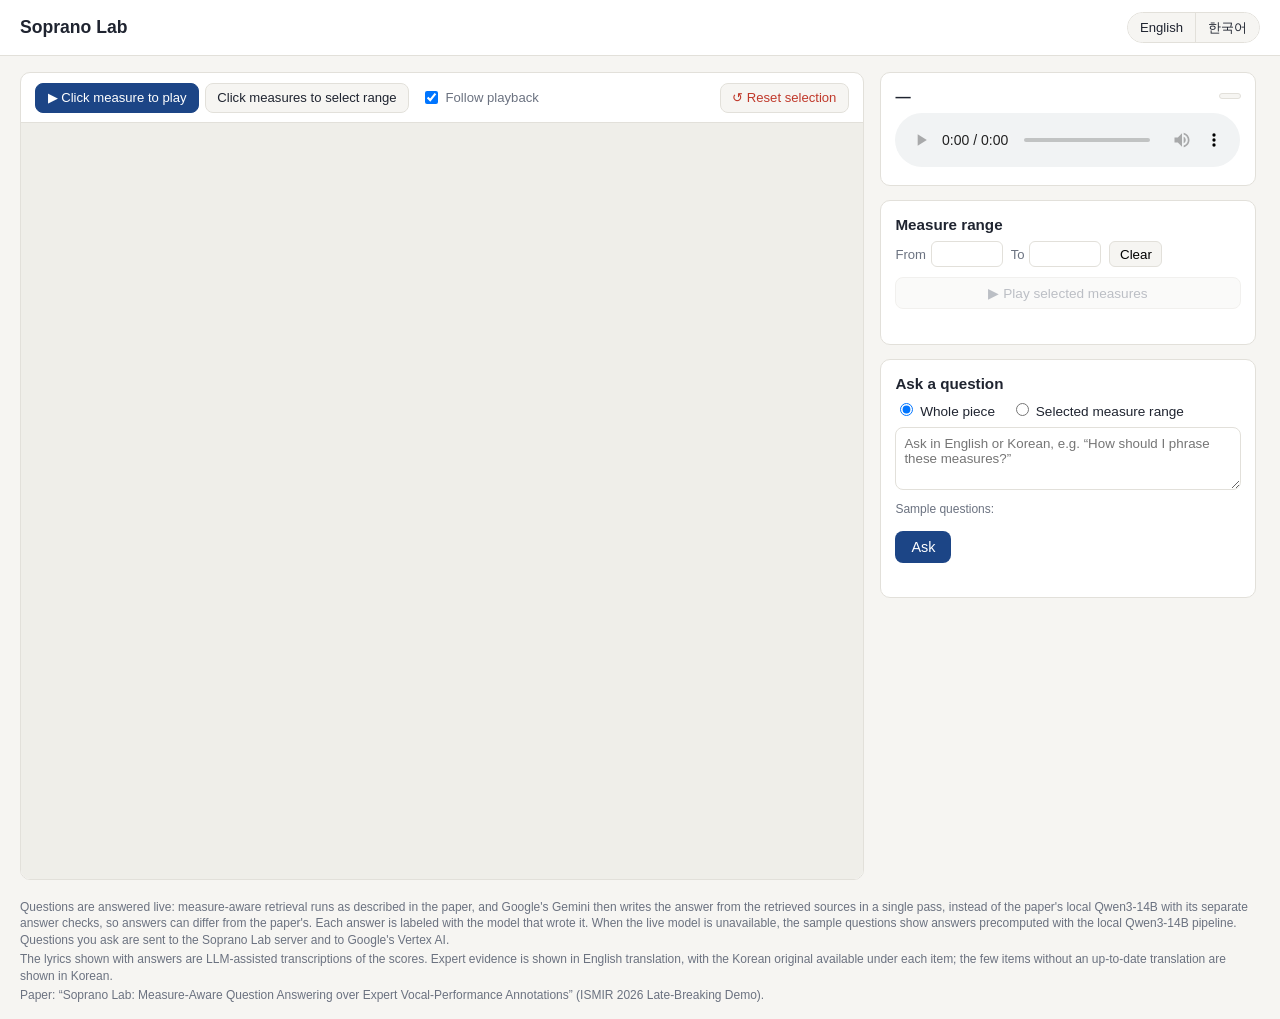
<file: docs/index.html>
<!doctype html>
<html lang="en">
<head>
<meta charset="utf-8" />
<meta name="viewport" content="width=device-width, initial-scale=1" />
<title>Soprano Lab</title>
<!-- Base URL of the live Soprano Lab API (demo/server.py); empty answers the
     sample questions from answers/ only. Set by deploy/cloudrun/deploy.sh. -->
<meta name="soprano-lab-api" content="https://soprano-lab-api-rsreofesga-uc.a.run.app" />
<link rel="stylesheet" href="styles.css" />
</head>
<body>
<header class="topbar">
  <h1>Soprano Lab</h1>
  <nav id="piece-tabs" class="piece-tabs"></nav>
  <div class="lang-toggle" role="group" aria-label="Language" data-i18n-aria-label="languageGroup">
    <button class="lang-btn" type="button" data-lang="en" lang="en">English</button>
    <button class="lang-btn" type="button" data-lang="ko" lang="ko">한국어</button>
  </div>
</header>

<main class="layout">
  <section class="score-pane">
    <div class="score-toolbar">
      <div class="mode-toggle" role="group" aria-label="Score click mode" data-i18n-aria-label="scoreClickMode">
        <button id="mode-play" class="mode-btn active" type="button" data-i18n="modePlay">▶ Click measure to play</button>
        <button id="mode-select" class="mode-btn" type="button" data-i18n="modeSelect">Click measures to select range</button>
      </div>
      <label class="follow-toggle">
        <input type="checkbox" id="follow-playback" checked />
        <span data-i18n="followPlayback">Follow playback</span>
      </label>
      <button id="reset-btn" class="reset-btn" type="button" title="Clear the measure selection and question, and reset mode"
              data-i18n-title="resetTitle" data-i18n="reset">↺ Reset selection</button>
    </div>
    <div id="score-pages" class="score-pages"></div>
  </section>

  <aside class="side-pane">
    <div class="player-card">
      <div class="player-title">
        <strong id="now-playing-title">—</strong>
        <span id="now-playing-measure" class="measure-badge"></span>
      </div>
      <audio id="audio" controls preload="metadata"></audio>
    </div>

    <div class="selection-card">
      <h2 data-i18n="measureRange">Measure range</h2>
      <div class="range-inputs">
        <label><span data-i18n="from">From</span> <input type="number" id="range-from" min="1" /></label>
        <label><span data-i18n="to">To</span> <input type="number" id="range-to" min="1" /></label>
        <button id="range-clear" type="button" data-i18n="clear">Clear</button>
      </div>
      <button id="play-selection" class="play-selection-btn" type="button" disabled data-i18n="playSelection">▶ Play selected measures</button>
      <p id="range-hint" class="hint"></p>
    </div>

    <div class="ask-card">
      <h2 data-i18n="askHeading">Ask a question</h2>
      <div class="scope-toggle" role="group" aria-label="Question scope" data-i18n-aria-label="questionScope">
        <label><input type="radio" name="scope" value="whole" checked /> <span data-i18n="scopeWhole">Whole piece</span></label>
        <label><input type="radio" name="scope" value="range" /> <span data-i18n="scopeRange">Selected measure range</span></label>
      </div>
      <textarea id="question" rows="3" placeholder="Ask in English or Korean, e.g. “How should I phrase these measures?”" data-i18n-placeholder="questionPlaceholder"></textarea>
      <div class="examples">
        <span class="examples-label" data-i18n="sampleQuestions">Sample questions:</span>
        <div id="example-questions" class="example-chips"></div>
      </div>
      <button id="ask-btn" type="button" data-i18n="ask">Ask</button>
      <div id="ask-status" class="hint"></div>
    </div>

    <div id="qa-history" class="qa-history"></div>
  </aside>
</main>

<footer class="site-note">
  <p data-i18n="footerLive">
    Questions are answered live: measure-aware retrieval runs as described in
    the paper, and Google's Gemini then writes the answer from the retrieved
    sources in a single pass, instead of the paper's local Qwen3-14B with its
    separate answer checks, so answers can differ from the paper's. Each answer
    is labeled with the model that wrote it. When the live model is
    unavailable, the sample questions show answers precomputed with the local
    Qwen3-14B pipeline. Questions you ask are sent to the Soprano Lab server
    and to Google's Vertex AI.
  </p>
  <p data-i18n="footerEvidence">
    The lyrics shown with answers are LLM-assisted transcriptions of the
    scores. Expert evidence is shown in English translation, with the Korean
    original available under each item; the few items without an up-to-date
    translation are shown in Korean.
  </p>
  <p data-i18n="footerPaper">
    Paper: “Soprano Lab: Measure-Aware Question Answering over Expert
    Vocal-Performance Annotations” (ISMIR 2026 Late-Breaking Demo).
  </p>
</footer>

<script src="app.js"></script>
</body>
</html>
</file>
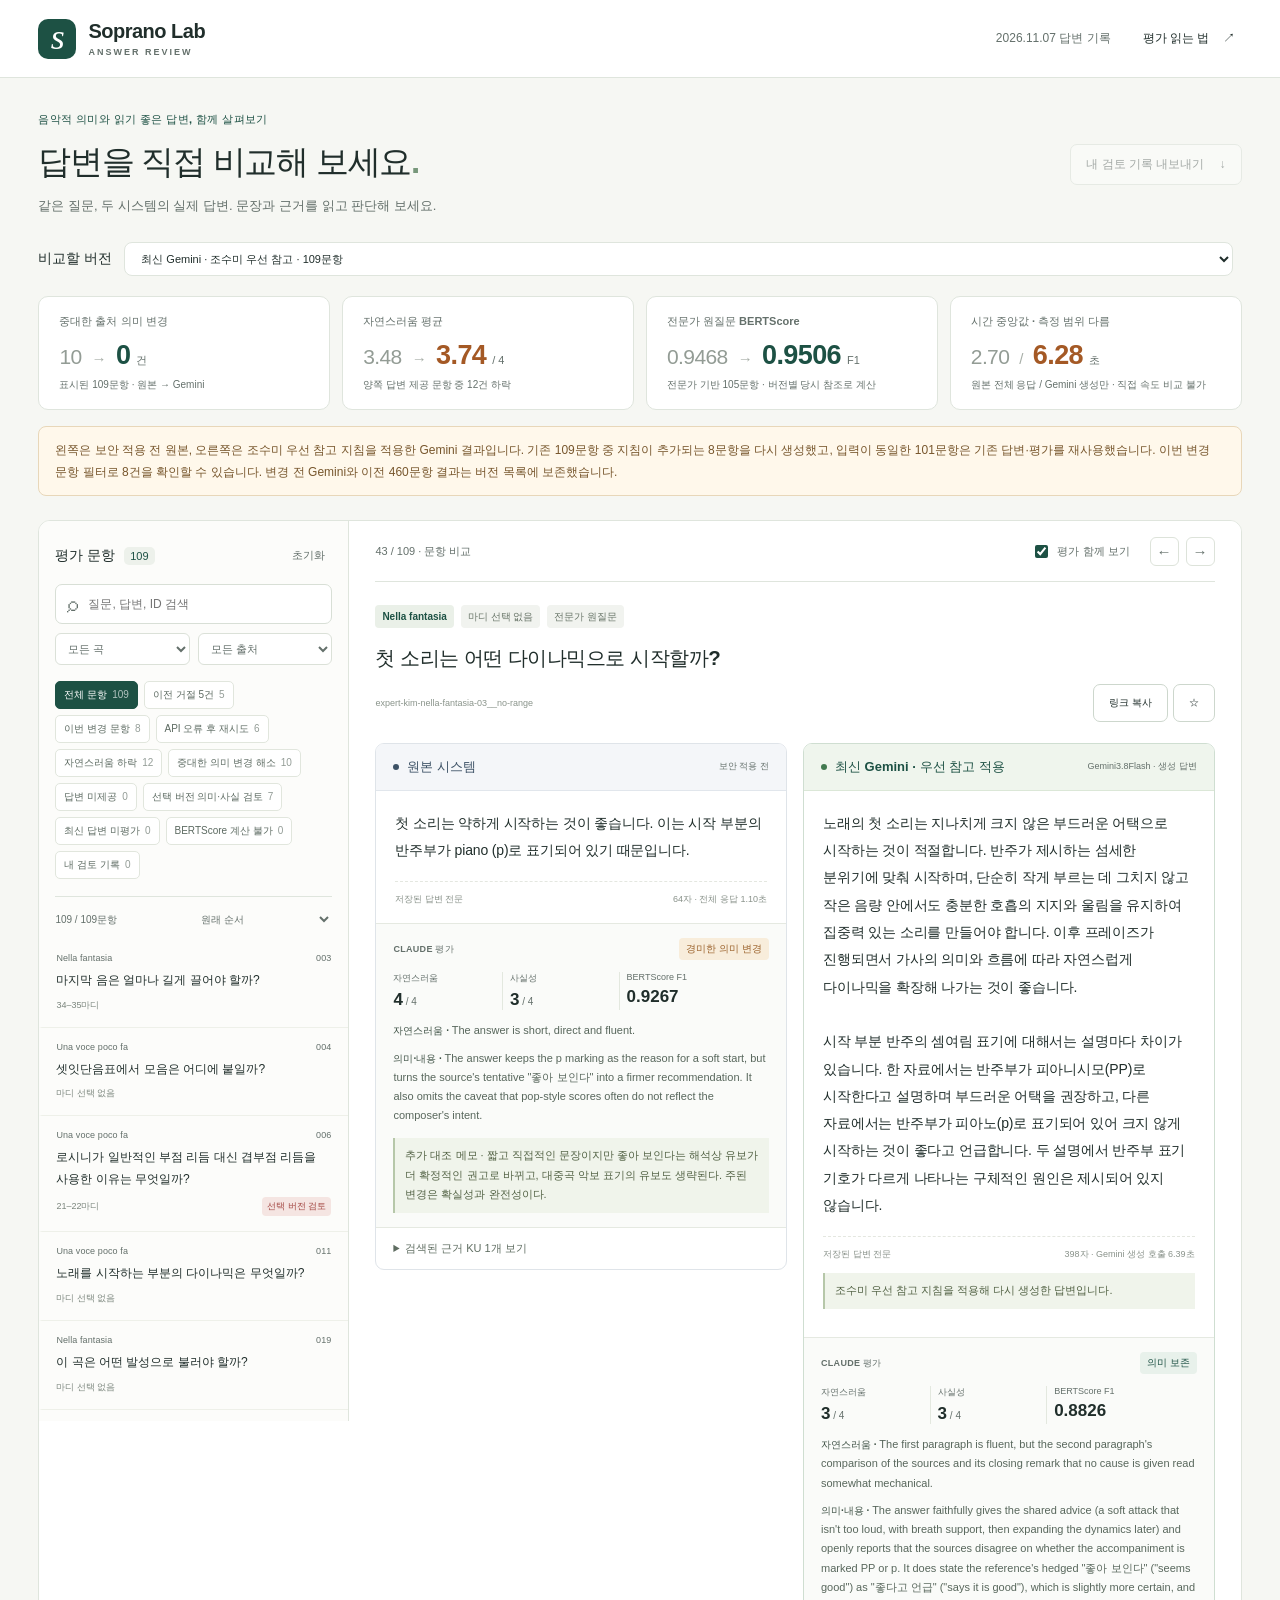
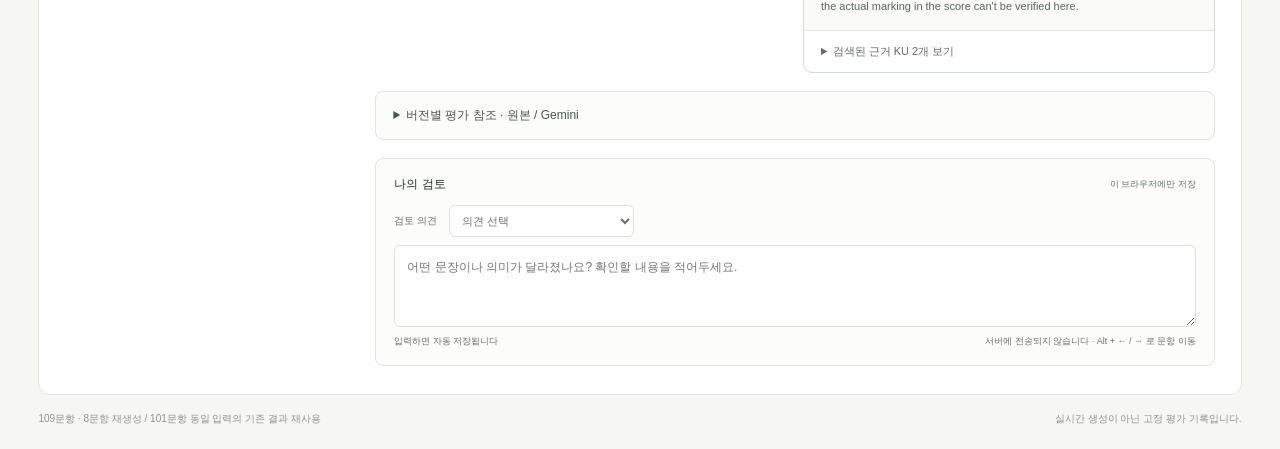
<file: demo/static/answer-review/index.html>
<!doctype html>
<html lang="ko">
<head>
  <meta charset="utf-8">
  <meta name="viewport" content="width=device-width, initial-scale=1">
  <meta name="description" content="음악 질문에 대한 원본과 최신 시스템의 실제 답변, 전문가 근거와 평가를 직접 비교합니다.">
  <title>답변 비교 · Soprano Lab</title>
  <link rel="icon" href="data:image/svg+xml,%3Csvg xmlns='http://www.w3.org/2000/svg' viewBox='0 0 40 40'%3E%3Crect width='40' height='40' rx='10' fill='%23193c37'/%3E%3Ctext x='12' y='29' fill='white' font-size='28' font-family='serif'%3Es%3C/text%3E%3C/svg%3E">
  <link rel="stylesheet" href="styles.css?v=20261107-priority">
  <script src="app.js?v=20261107-priority" defer></script>
</head>
<body>
  <a class="skip-link" href="#workspace">답변 비교로 건너뛰기</a>
  <header class="topbar">
    <a class="brand" href="#"><span class="brand-mark" aria-hidden="true">s</span><span>Soprano Lab <small>ANSWER REVIEW</small></span></a>
    <div class="top-actions"><span class="snapshot" id="snapshot">답변 기록</span><button id="method-button" class="quiet">평가 읽는 법 <span aria-hidden="true">↗</span></button></div>
  </header>
  <main class="shell">
    <section class="intro" aria-labelledby="page-title">
      <div><p class="eyebrow">음악적 의미와 읽기 좋은 답변, 함께 살펴보기</p><h1 id="page-title">답변을 직접 비교해 보세요<span class="title-dot">.</span></h1><p class="intro-copy">같은 질문, 두 시스템의 실제 답변. 문장과 근거를 읽고 판단해 보세요.</p></div>
      <button id="export-notes" class="outline" disabled>내 검토 기록 내보내기 <span aria-hidden="true">↓</span></button>
    </section>
    <label class="version-choice">비교할 버전 <select id="evaluation" aria-label="비교할 평가 버전"></select></label>
    <section class="overview" aria-label="전체 평가 요약" id="overview"><p>평가를 불러오고 있습니다…</p></section>
    <p class="evaluation-notice" id="evaluation-notice"></p>
    <div class="workspace" id="workspace">
      <aside class="sidebar" aria-label="평가 문항 찾기">
        <div class="sidebar-head"><h2>평가 문항 <span id="total-count">…</span></h2><button id="clear-filters" class="text-button">초기화</button></div>
        <label class="search-box"><span class="sr-only">질문·답변·ID 검색</span><span aria-hidden="true">⌕</span><input type="search" id="search" placeholder="질문, 답변, ID 검색" autocomplete="off"></label>
        <div class="select-row"><label><span class="sr-only">곡</span><select id="piece"><option value="">모든 곡</option></select></label><label><span class="sr-only">문항 출처</span><select id="family"><option value="">모든 출처</option><option value="original">전문가 원질문</option><option value="paraphrase">표현 변형</option><option value="ku_derived">KU 파생 질문</option></select></label></div>
        <div id="focus-filters" class="focus-filters" aria-label="사례 필터"></div>
        <div class="list-toolbar"><span id="result-count" role="status">불러오는 중</span><label><span class="sr-only">정렬</span><select id="sort"><option value="source">원래 순서</option><option value="naturalness">자연스러움 낮은 순</option><option value="decline">자연스러움 하락 큰 순</option><option value="bert">BERTScore 낮은 순</option></select></label></div>
        <div id="case-list" class="case-list" aria-label="문항 목록"></div>
      </aside>
      <section class="reader" aria-label="선택한 문항 비교">
        <div class="reader-toolbar"><span id="position"></span><div class="reader-actions"><label class="check-label"><input type="checkbox" id="show-judgments" checked> 평가 함께 보기</label><button id="prev" class="square" aria-label="이전 문항" disabled>←</button><button id="next" class="square" aria-label="다음 문항" disabled>→</button></div></div>
        <div id="comparison" aria-live="polite"><div class="empty">저장된 답변을 불러오는 중입니다.</div></div>
      </section>
    </div>
    <footer class="page-footer"><span id="coverage-footer"></span><span>실시간 생성이 아닌 고정 평가 기록입니다.</span></footer>
  </main>
  <dialog id="method-dialog" aria-labelledby="method-title">
    <div class="dialog-heading"><h2 id="method-title">이 비교를 읽는 법</h2><button id="close-method" class="square" aria-label="설명 닫기">×</button></div>
    <p id="method-intro">2026년 11월 2일, 동일한 460개 요청을 보안 적용 전 원본과 E37에서 각각 실행한 결과입니다. 답변과 KU 원문은 수정하거나 줄이지 않았습니다.</p>
    <h3>점수보다 먼저 문장을 읽어 보세요</h3><p>‘평가 함께 보기’를 끄면 점수와 판정 설명을 숨길 수 있습니다. Claude Opus 5.5의 평가는 참고 자료이며 정답이나 사람의 독립 검토를 뜻하지 않습니다. 영어 판정 설명은 평가자가 남긴 원문입니다.</p>
    <dl class="method-list"><dt>의미 보존</dt><dd>출처의 부정, 조건, 확실성, 적용 구간 등이 유지되는지 판정합니다. ‘의미 보존’이 사실성이나 완전성을 보증하지는 않습니다.</dd><dt>자연스러움 /4</dt><dd>4: 명료하고 자연스러움 · 3: 사소한 어색함 · 2: 반복이나 연결 문제가 뚜렷함 · 1: 읽기 어려울 정도의 어색함 · 0: 이해하기 어려움.</dd><dt>BERTScore F1</dt><dd id="method-bert">전문가 KU 참조와의 유사도입니다. xlm-roberta-large, 18층, IDF 없음, raw F1 설정을 유지했습니다. 높은 점수가 의미 정확도를 보증하지 않으며 원문 인용은 유사도를 높입니다. 현재 답변 2개는 512토큰 한도를 넘어 계산 불가로 표시합니다. 전체 평균에서만 보수적으로 0점 기여로 포함했습니다.</dd></dl>
    <h3>평가 범위와 한계</h3><p id="method-inventory">전문가 원질문 79개 → 105건, 표현 변형 237개 → 306건, KU 파생 질문 36개 → 49건입니다. 마디 선택 조건을 포함한 기존 정의를 유지했으며 같은 요청 1쌍이 포함됩니다. 이전에 사용한 내부 평가이고 독립적인 새 검증 집합은 아닙니다.</p><p id="method-scope">원본 946개 KU와 현재 953개 KU 중 공통 946개는 동일합니다. 현재에는 조수미 피드백 7개가 추가되어 있어 전체 시스템 비교로 해석해야 합니다. 지연은 버전별 1회 실행 결과입니다.</p>
    <h3>내 검토 기록</h3><p>북마크와 메모는 이 브라우저의 로컬 저장소에만 저장됩니다. 다른 브라우저나 주소에서는 공유되지 않으며, 브라우저 데이터 삭제 시 사라질 수 있습니다. ‘내 검토 기록 내보내기’로 JSON 파일을 보관할 수 있습니다.</p>
  </dialog>
  <div id="toast" role="status" class="toast" hidden></div>
  <noscript>이 비교 화면에는 JavaScript가 필요합니다.</noscript>
</body>
</html>
</file>
<file: docs/styles.css>
:root {
  --bg: #f6f5f2;
  --panel: #ffffff;
  --ink: #1f2430;
  --muted: #6b7280;
  --border: #e2e0da;
  --accent: #1c4586;
  --accent-ink: #ffffff;
  --highlight: #ffd86b;
  --highlight-border: #e8a800;
  --range: #bfe3ff;
  --range-border: #4a90d9;
  --danger: #c0392b;
  --radius: 10px;
  font-family: -apple-system, "Segoe UI", Roboto, Helvetica, Arial, sans-serif;
}

* { box-sizing: border-box; }

html, body {
  margin: 0;
  height: 100%;
  background: var(--bg);
  color: var(--ink);
}

.topbar {
  display: flex;
  align-items: center;
  gap: 1.5rem;
  padding: 0.75rem 1.25rem;
  background: var(--panel);
  border-bottom: 1px solid var(--border);
}

.topbar h1 {
  font-size: 1.1rem;
  margin: 0;
  white-space: nowrap;
}

.piece-tabs {
  display: flex;
  flex-wrap: wrap;
  gap: 0.4rem;
}

/* English / 한국어: the page language, which is also the answer language. */
.lang-toggle {
  margin-left: auto;
  display: flex;
  flex-shrink: 0;
  border: 1px solid var(--border);
  border-radius: 999px;
  overflow: hidden;
}

.lang-btn {
  border: 0;
  background: var(--bg);
  color: var(--ink);
  padding: 0.35rem 0.75rem;
  font-size: 0.82rem;
  cursor: pointer;
}

.lang-btn + .lang-btn {
  border-left: 1px solid var(--border);
}

.lang-btn.active {
  background: var(--accent);
  color: var(--accent-ink);
}

.piece-tab {
  border: 1px solid var(--border);
  background: var(--bg);
  color: var(--ink);
  padding: 0.4rem 0.8rem;
  border-radius: 999px;
  font-size: 0.85rem;
  cursor: pointer;
  display: flex;
  align-items: center;
  gap: 0.35rem;
}

.piece-tab.active {
  background: var(--accent);
  color: var(--accent-ink);
  border-color: var(--accent);
}

.piece-tab .dot {
  width: 0.5rem;
  height: 0.5rem;
  border-radius: 50%;
  background: #2ecc71;
  flex: none;
}

.piece-tab.pending .dot {
  background: #e67e22;
}

.layout {
  display: grid;
  grid-template-columns: 1fr 380px;
  gap: 1rem;
  padding: 1rem 1.25rem;
  height: calc(100vh - 60px);
}

.score-pane {
  display: flex;
  flex-direction: column;
  background: var(--panel);
  border: 1px solid var(--border);
  border-radius: var(--radius);
  overflow: hidden;
  min-width: 0;
}

.score-toolbar {
  display: flex;
  align-items: center;
  justify-content: space-between;
  gap: 0.75rem;
  padding: 0.6rem 0.9rem;
  border-bottom: 1px solid var(--border);
  flex-wrap: wrap;
}

.mode-toggle {
  display: flex;
  gap: 0.4rem;
}

.mode-btn {
  border: 1px solid var(--border);
  background: var(--bg);
  padding: 0.4rem 0.7rem;
  border-radius: 8px;
  cursor: pointer;
  font-size: 0.82rem;
  color: var(--ink);
}

.mode-btn.active {
  background: var(--accent);
  color: var(--accent-ink);
  border-color: var(--accent);
}

.mode-btn:disabled {
  opacity: 0.45;
  cursor: not-allowed;
}

.follow-toggle {
  font-size: 0.82rem;
  color: var(--muted);
  display: flex;
  align-items: center;
  gap: 0.3rem;
}

.reset-btn {
  border: 1px solid var(--border);
  background: var(--bg);
  color: var(--danger);
  padding: 0.4rem 0.7rem;
  border-radius: 8px;
  cursor: pointer;
  font-size: 0.82rem;
  margin-left: auto;
}

.reset-btn:hover {
  background: #fbeae7;
}

.score-pages {
  overflow-y: auto;
  padding: 1rem;
  flex: 1;
  background: #efeee9;
}

.score-page {
  position: relative;
  margin: 0 auto 1.25rem auto;
  max-width: 900px;
  background: #fff;
  box-shadow: 0 1px 4px rgba(0,0,0,0.15);
}

.score-page img {
  display: block;
  width: 100%;
  height: auto;
  user-select: none;
}

.measure-overlay {
  position: absolute;
  inset: 0;
}

.measure-box {
  position: absolute;
  border: 2px solid transparent;
  border-radius: 3px;
  cursor: pointer;
  transition: background-color 0.12s ease, border-color 0.12s ease;
}

.measure-box:hover {
  background: rgba(28, 69, 134, 0.10);
  border-color: rgba(28, 69, 134, 0.35);
}

.measure-box.no-sync {
  cursor: default;
}

.measure-box.current {
  background: rgba(255, 216, 107, 0.45);
  border-color: var(--highlight-border);
}

.measure-box.in-range {
  background: rgba(191, 227, 255, 0.55);
  border-color: var(--range-border);
}

.measure-box.anchor {
  background: rgba(191, 227, 255, 0.85);
  border-color: var(--range-border);
  border-style: dashed;
}

.measure-box.has-repeats::after {
  content: "";
  position: absolute;
  top: 2px;
  right: 2px;
  width: 6px;
  height: 6px;
  border-radius: 50%;
  background: var(--accent);
  opacity: 0.75;
}

.occurrence-menu {
  position: absolute;
  z-index: 50;
  background: var(--panel);
  border: 1px solid var(--border);
  border-radius: 8px;
  box-shadow: 0 4px 14px rgba(0, 0, 0, 0.18);
  padding: 0.4rem;
  min-width: 12rem;
}

.occurrence-menu-title {
  font-size: 0.75rem;
  color: var(--muted);
  padding: 0.2rem 0.4rem 0.4rem;
}

.occurrence-menu button {
  display: block;
  width: 100%;
  text-align: left;
  border: none;
  background: none;
  padding: 0.4rem 0.5rem;
  border-radius: 6px;
  cursor: pointer;
  font-size: 0.85rem;
  color: var(--ink);
}

.occurrence-menu button:hover {
  background: var(--bg);
}

.side-pane {
  display: flex;
  flex-direction: column;
  gap: 0.9rem;
  overflow-y: auto;
  padding-right: 0.25rem;
}

.player-card, .selection-card, .ask-card {
  background: var(--panel);
  border: 1px solid var(--border);
  border-radius: var(--radius);
  padding: 0.9rem;
}

.player-title {
  display: flex;
  justify-content: space-between;
  align-items: center;
  margin-bottom: 0.5rem;
  font-size: 0.95rem;
}

.measure-badge {
  background: var(--bg);
  border: 1px solid var(--border);
  border-radius: 999px;
  padding: 0.15rem 0.6rem;
  font-size: 0.78rem;
  color: var(--muted);
}

#audio {
  width: 100%;
}

.selection-card h2, .ask-card h2 {
  margin: 0 0 0.5rem 0;
  font-size: 0.95rem;
}

.range-inputs {
  display: flex;
  align-items: center;
  gap: 0.5rem;
  flex-wrap: wrap;
}

.range-inputs label {
  font-size: 0.82rem;
  color: var(--muted);
  display: flex;
  align-items: center;
  gap: 0.3rem;
}

.range-inputs input {
  width: 4.5rem;
  padding: 0.3rem;
  border: 1px solid var(--border);
  border-radius: 6px;
}

.range-inputs button {
  border: 1px solid var(--border);
  background: var(--bg);
  border-radius: 6px;
  padding: 0.3rem 0.6rem;
  cursor: pointer;
}

.play-selection-btn {
  margin-top: 0.6rem;
  width: 100%;
  border: 1px solid var(--accent);
  background: var(--accent);
  color: var(--accent-ink);
  border-radius: 8px;
  padding: 0.45rem 0.7rem;
  cursor: pointer;
  font-size: 0.85rem;
}

.play-selection-btn:disabled {
  opacity: 0.45;
  cursor: not-allowed;
  background: var(--bg);
  color: var(--muted);
  border-color: var(--border);
}

.hint {
  font-size: 0.78rem;
  color: var(--muted);
  margin: 0.4rem 0 0 0;
  min-height: 1.1em;
}

.scope-toggle {
  display: flex;
  gap: 1rem;
  font-size: 0.85rem;
  margin-bottom: 0.5rem;
}

#question {
  width: 100%;
  border: 1px solid var(--border);
  border-radius: 8px;
  padding: 0.5rem;
  font-family: inherit;
  resize: vertical;
}

.ask-card button#ask-btn {
  margin-top: 0.5rem;
  background: var(--accent);
  color: var(--accent-ink);
  border: none;
  border-radius: 8px;
  padding: 0.5rem 1rem;
  cursor: pointer;
  font-size: 0.9rem;
}

.ask-card button#ask-btn:disabled {
  opacity: 0.6;
  cursor: wait;
}

.qa-history {
  display: flex;
  flex-direction: column;
  gap: 0.75rem;
}

.qa-item {
  background: var(--panel);
  border: 1px solid var(--border);
  border-radius: var(--radius);
  padding: 0.8rem;
}

.qa-item .qa-question {
  font-weight: 600;
  font-size: 0.9rem;
  margin-bottom: 0.4rem;
}

.qa-item .qa-meta {
  display: flex;
  gap: 0.4rem;
  flex-wrap: wrap;
  margin-bottom: 0.5rem;
}

.tag {
  font-size: 0.72rem;
  padding: 0.1rem 0.5rem;
  border-radius: 999px;
  border: 1px solid var(--border);
  color: var(--muted);
}

.tag.mode-llm { color: #1a7f37; border-color: #b3e6c0; background: #eafaf0; }
.tag.mode-internal { color: #8a4b08; border-color: #efc68c; background: #fff6e8; }
.tag.mode-unavailable { color: #8b1f1f; border-color: #edb4b4; background: #fff0f0; }
.tag.mode-extractive { color: #7a4a00; border-color: #f0c886; background: #fff4e0; }
.tag.scope-range { color: #1d5fa8; border-color: #bcd9f5; background: #eaf4ff; }
.tag.scope-whole { color: #6b7280; }
.tag.pipeline { color: #1c4586; border-color: #b9c8e1; background: #e8eef7; }
.tag.answer-piece { color: #335d47; border-color: #bdd7c8; background: #edf7f1; }
.tag.mode-score { color: #0f5e66; border-color: #a9dbe0; background: #e9f8fa; }
.tag.model-live { color: #5b3a8c; border-color: #d3c4ea; background: #f4effb; }
.tag.model-saved { color: #6b7280; }
.tag.language { color: #6b7280; }

.qa-answer {
  white-space: pre-wrap;
  font-size: 0.88rem;
  line-height: 1.45;
  margin-bottom: 0.5rem;
}

.qa-caveat {
  color: #7a4a00;
  background: #fff6e8;
  border-left: 3px solid #e5a84b;
  font-size: 0.78rem;
  line-height: 1.4;
  margin: 0 0 0.6rem;
  padding: 0.45rem 0.6rem;
}

.qa-evidence {
  border-top: 1px dashed var(--border);
  padding-top: 0.5rem;
}

.qa-evidence summary {
  cursor: pointer;
  font-size: 0.8rem;
  color: var(--muted);
}

.evidence-item {
  font-size: 0.8rem;
  padding: 0.4rem 0;
  border-bottom: 1px solid var(--border);
}

.evidence-item:last-child { border-bottom: none; }

.evidence-item .evidence-meta {
  color: var(--muted);
  margin-bottom: 0.2rem;
}

.evidence-sources,
.rights-condition {
  color: var(--muted);
  font-size: 0.75rem;
  margin-top: 0.25rem;
}

.evidence-sources a,
.rights-condition a {
  color: var(--accent);
}

.qa-notices {
  margin-top: 0.4rem;
}

.evidence-item.out-of-scope {
  opacity: 0.7;
}

.qa-caveat.qa-score-only {
  color: #0f5e66;
  background: #e9f8fa;
  border-left-color: #3aa7b3;
}

.lyrics-box {
  border: 1px solid var(--border);
  border-radius: 8px;
  background: var(--bg);
  padding: 0.45rem 0.6rem;
  margin: 0 0 0.6rem;
  font-size: 0.8rem;
}

.lyrics-head {
  display: flex;
  align-items: baseline;
  justify-content: space-between;
  gap: 0.5rem;
  margin-bottom: 0.3rem;
}

.lyrics-note {
  color: var(--muted);
  font-size: 0.7rem;
  font-style: italic;
}

.lyrics-row {
  display: grid;
  grid-template-columns: 3.2rem 1fr;
  gap: 0.4rem;
  padding: 0.15rem 0;
  border-top: 1px solid var(--border);
}

.lyrics-row:first-child { border-top: none; }

.lyrics-bar {
  color: var(--muted);
  font-variant-numeric: tabular-nums;
}

.lyrics-line + .lyrics-line { margin-top: 0.1rem; }

.lyrics-legend {
  color: var(--muted);
  font-size: 0.68rem;
  line-height: 1.35;
  margin-bottom: 0.3rem;
}

.lyrics-label {
  display: inline-block;
  min-width: 1rem;
  margin-right: 0.3rem;
  color: var(--muted);
  font-size: 0.68rem;
}

.lyrics-empty {
  color: var(--muted);
  font-style: italic;
}

.evidence-item.web-coaching .evidence-meta {
  color: #8a4b08;
}

.examples {
  display: flex;
  flex-direction: column;
  align-items: stretch;
  gap: 0.4rem;
  margin-top: 0.4rem;
}

.examples-label {
  font-size: 0.75rem;
  color: var(--muted);
  padding-top: 0.15rem;
}

.example-chips {
  display: flex;
  flex-wrap: wrap;
  gap: 0.3rem;
}

.example-chip {
  border: 1px solid var(--border);
  background: var(--bg);
  color: var(--ink);
  border-radius: 999px;
  padding: 0.15rem 0.55rem;
  font-size: 0.74rem;
  cursor: pointer;
  text-align: left;
}

.example-chip:hover {
  border-color: var(--accent);
}

@media (max-width: 900px) {
  /* Title and language toggle on the first row, piece tabs below. */
  .topbar {
    flex-wrap: wrap;
    gap: 0.6rem 1rem;
  }
  .piece-tabs {
    order: 1;
    flex-basis: 100%;
  }
  .layout {
    grid-template-columns: 1fr;
    height: auto;
  }
  .score-pages {
    max-height: 60vh;
  }
}

.evidence-original {
  margin-top: 0.25rem;
  font-size: 0.75rem;
  color: var(--muted);
}

.evidence-original summary {
  cursor: pointer;
}

/* Static snapshot note (GitHub Pages build). */
.site-note {
  padding: 0 1.25rem 0.75rem;
  font-size: 0.75rem;
  line-height: 1.4;
  color: var(--muted);
}

.site-note p {
  margin: 0.15rem 0;
}
</file>
<file: demo/static/answer-review/styles.css>
:root{--ink:#202e2b;--muted:#64706b;--paper:#f6f7f3;--line:#dfe5dd;--green:#1d5144;--green-soft:#e8f1eb;--amber:#a45925;--amber-soft:#fcf0df;--red:#a24540;--navy:#3d5266;--navy-soft:#edf1f5;font-family:Inter,"Pretendard","Noto Sans KR",-apple-system,BlinkMacSystemFont,"Segoe UI",sans-serif;color:var(--ink);font-size:14px;font-synthesis:none}
*{box-sizing:border-box}body{margin:0;background:var(--paper)}button,input,select,textarea{font:inherit}button,a,input,select,textarea{-webkit-tap-highlight-color:transparent}button{cursor:pointer;color:inherit}button:disabled{opacity:.38;cursor:default}button:focus-visible,a:focus-visible,input:focus-visible,select:focus-visible,textarea:focus-visible,summary:focus-visible{outline:3px solid #6fa793;outline-offset:3px}a{color:var(--green)}button{transition:background .15s,border-color .15s}button:hover:not(:disabled){filter:brightness(.97)}.sr-only{position:absolute;width:1px;height:1px;padding:0;margin:-1px;overflow:hidden;clip:rect(0,0,0,0);white-space:nowrap;border:0}.skip-link{position:fixed;top:-60px;left:12px;z-index:50;padding:12px;background:white}.skip-link:focus{top:12px}.topbar{height:78px;padding:0 clamp(20px,3vw,54px);display:flex;align-items:center;justify-content:space-between;background:#fff;border-bottom:1px solid var(--line)}.brand{display:flex;align-items:center;gap:12px;text-decoration:none;color:var(--ink);font-weight:700;letter-spacing:-.5px;font-size:20px}.brand-mark{background:var(--green);color:white;display:grid;place-items:center;width:38px;height:40px;border-radius:10px;font:italic 36px Georgia,serif;line-height:1;padding-bottom:6px}.brand small{display:block;font-size:9px;letter-spacing:2px;font-weight:600;color:var(--muted);margin-top:4px}.top-actions{display:flex;align-items:center;gap:25px}.snapshot{font-size:12px;color:var(--muted)}.quiet,.text-button{border:0;background:transparent;padding:7px;font-size:12px}.quiet span{margin-left:10px}.shell{max-width:1800px;margin:auto;padding:32px clamp(20px,3vw,54px) 16px}.intro{display:flex;align-items:center;justify-content:space-between;gap:24px;margin:2px 0 25px}.eyebrow{font-size:11px;letter-spacing:.4px;color:var(--green);margin:0 0 12px;font-weight:600}h1{font-size:clamp(25px,2.6vw,36px);font-weight:650;letter-spacing:-1.3px;margin:0;line-height:1.4}.title-dot{color:#77977a}.intro-copy{font-size:13px;color:var(--muted);margin:9px 0 0;line-height:1.7}.outline{border:1px solid #cdd7cd;background:white;padding:11px 15px;border-radius:7px;font-size:12px;white-space:nowrap}.outline span{margin-left:12px}.overview{display:grid;grid-template-columns:repeat(4,1fr);gap:12px;margin-bottom:28px}.stat{background:white;border:1px solid var(--line);border-radius:10px;padding:17px 20px;min-height:113px}.stat-title{font-size:11px;color:var(--muted);font-weight:600;margin:0 0 11px}.stat-values{display:flex;align-items:baseline;gap:10px;font-variant-numeric:tabular-nums;letter-spacing:-.6px}.stat-old{font-size:21px;color:#939c95}.stat-arrow{font-size:15px;color:#a8afa8}.stat-new{font-size:27px;color:var(--green);font-weight:650}.stat.warn .stat-new{color:var(--amber)}.stat-unit{font-size:11px;color:var(--muted);margin-left:-4px;letter-spacing:0}.stat-note{margin:7px 0 0;color:var(--muted);font-size:10px}.workspace{display:grid;grid-template-columns:310px minmax(0,1fr);border:1px solid var(--line);border-radius:12px;overflow:clip;background:white;min-height:720px}.sidebar{border-right:1px solid var(--line);background:#fcfcfa;padding:20px 16px 0;min-width:0;align-self:start;position:sticky;top:0;height:100vh;max-height:1050px;display:flex;flex-direction:column}.sidebar-head{display:flex;align-items:center;justify-content:space-between;margin-bottom:14px}.sidebar h2{font-size:14px;margin:0}.sidebar h2 span{font-size:11px;border-radius:5px;background:#edf1eb;padding:3px 6px;margin-left:5px;font-weight:500;color:var(--green)}.text-button{color:var(--muted);font-size:11px}.search-box{display:flex;gap:8px;align-items:center;background:white;border:1px solid #d8dfd6;border-radius:7px;padding:0 11px;height:40px}.search-box>span:not(.sr-only){font-size:22px;color:var(--muted)}.search-box input{border:0;width:100%;background:transparent;min-width:0;font-size:12px;outline-offset:0}.select-row{display:grid;grid-template-columns:1fr 1fr;gap:8px;margin:9px 0 16px}select{background:#fff;border:1px solid #dbe1d8;border-radius:6px;color:var(--muted);padding:8px 24px 8px 8px;width:100%;font-size:11px;text-overflow:ellipsis}.focus-filters{display:flex;flex-wrap:wrap;gap:6px;margin-bottom:17px}.filter-chip{border:1px solid #e1e6dd;background:white;padding:6px 8px;border-radius:5px;font-size:10px;color:#5c6a61;line-height:1.4}.filter-chip .count{margin-left:5px;opacity:.65}.filter-chip[aria-pressed=true]{background:var(--green);border-color:var(--green);color:white}.list-toolbar{display:flex;align-items:center;justify-content:space-between;font-size:10px;color:var(--muted);border-top:1px solid var(--line);padding:12px 0 9px}.list-toolbar select{border:0;background:transparent;font-size:10px;padding:4px 16px 4px 3px;max-width:150px}.case-list{overflow:auto;overscroll-behavior:contain;margin:0 -16px;padding-bottom:16px;flex:1;scrollbar-width:thin}.case-item{display:block;width:100%;text-align:left;border:0;border-left:3px solid transparent;border-bottom:1px solid #eef0e9;background:transparent;padding:14px 17px 15px 14px}.case-item[aria-current=true]{background:#ecf2ea;border-left-color:var(--green)}.case-piece{font-size:9px;color:var(--muted);display:flex;justify-content:space-between;gap:6px;letter-spacing:.1px}.case-question{font-size:12px;line-height:1.8;display:-webkit-box;-webkit-line-clamp:2;-webkit-box-orient:vertical;overflow:hidden;color:var(--ink);margin:7px 0}.case-bottom{display:flex;align-items:center;justify-content:space-between;color:#7a857c;font-size:9px}.mini-badge{font-size:9px;padding:3px 5px;border-radius:4px;background:#e5ebe3;color:var(--green)}.mini-badge.warn{background:#f5e9d9;color:#98602f}.mini-badge.danger{background:#f5e5e2;color:var(--red)}.reader{padding:0 26px 28px;min-width:0;background:#fff}.reader-toolbar{display:flex;align-items:center;justify-content:space-between;gap:8px;min-height:61px;border-bottom:1px solid var(--line);color:var(--muted);font-size:11px}.reader-actions{display:flex;align-items:center;gap:7px}.check-label{display:flex;align-items:center;gap:6px;margin-right:13px;font-size:11px;white-space:nowrap}.check-label input{accent-color:var(--green);width:13px;height:13px}.square{width:29px;height:29px;border:1px solid #dde3da;background:white;border-radius:6px;display:inline-grid;place-items:center;font-size:15px}.question-block{padding:23px 0 21px}.question-meta{display:flex;align-items:center;gap:7px;flex-wrap:wrap}.pill{display:inline-block;border-radius:4px;padding:4px 7px;font-size:10px;background:#f1f3ef;color:#687568;line-height:1.5}.pill.piece{background:#eaf0e8;color:var(--green);font-weight:600}.question-block h2{font-size:clamp(17px,1.6vw,23px);line-height:1.65;letter-spacing:-.5px;font-weight:600;margin:13px 0 9px;overflow-wrap:anywhere}.question-id-row{display:flex;align-items:center;justify-content:space-between;gap:8px}.case-id{font-size:9px;color:#8a948b;overflow-wrap:anywhere;line-height:1.6}.case-actions{display:flex;gap:5px;flex-shrink:0}.case-actions button{font-size:10px}.case-actions .marked{background:#f9efdc;color:#a27123;border-color:#e9d5a7}.pair{display:grid;grid-template-columns:repeat(2,minmax(0,1fr));gap:16px;align-items:start}.answer-card{border:1px solid #dfe4e9;border-radius:9px;overflow:hidden;min-width:0;background:#fff}.answer-card.current{border-color:#cfded1}.answer-head{padding:14px 17px;background:#f4f6f9;border-bottom:1px solid #e1e6ec;display:flex;justify-content:space-between;align-items:center;gap:6px}.current .answer-head{background:#eff5ed;border-color:#dbe7d7}.answer-head h3{margin:0;font-size:13px;font-weight:650;color:var(--navy)}.current .answer-head h3{color:var(--green)}.answer-head small{color:var(--muted);font-size:9px}.answer-label{display:flex;gap:8px;align-items:center}.version-dot{display:block;width:6px;height:6px;background:var(--navy);border-radius:50%}.current .version-dot{background:#427a50}.answer-body{padding:19px 19px 17px}.answer-text{white-space:pre-wrap;overflow-wrap:anywhere;font-size:14px;line-height:1.95;letter-spacing:-.15px;margin:0;word-break:keep-all}.answer-meta{display:flex;justify-content:space-between;font-size:9px;color:#89928a;margin:17px 0 0;padding-top:11px;border-top:1px dashed #e4e7e0}.judge-box{padding:14px 17px;background:#fafbf9;border-top:1px solid #e5e9e1}.judge-title{display:flex;align-items:center;justify-content:space-between;margin-bottom:12px}.judge-title>span:first-child{font-size:9px;color:var(--muted);font-weight:600;letter-spacing:.3px}.fidelity{font-size:10px;color:var(--green);padding:4px 7px;border-radius:4px;background:var(--green-soft)}.fidelity.minor_drift{color:#9b622b;background:#f8eddb}.fidelity.material_drift{color:var(--red);background:#f8e9e6}.metric-row{display:grid;grid-template-columns:1fr 1fr 1.3fr;gap:7px;margin-bottom:11px}.metric{border-right:1px solid #e3e8df;padding-right:6px}.metric:last-child{border:0}.metric span{display:block;font-size:9px;color:var(--muted);margin-bottom:5px}.metric strong{font-size:17px;font-weight:600;font-variant-numeric:tabular-nums}.metric small{font-size:10px;color:var(--muted);font-weight:400}.metric .unscorable{font-size:11px;color:var(--amber)}.judge-rationale{font-size:11px;line-height:1.75;color:#58675c;margin:8px 0 0;overflow-wrap:anywhere}.judge-rationale strong{font-size:10px;font-weight:600;color:#3e5145}.secondary-note{border-left:2px solid #b6c7a9;padding:8px 10px;margin-top:12px;background:#f0f4eb;font-size:11px;line-height:1.8;white-space:pre-wrap;color:#526244}.evidence{border-top:1px solid #e5e9e1}.evidence>summary{cursor:pointer;padding:13px 17px;color:#5f6d61;font-size:11px}.evidence-content{padding:0 17px 14px}.source-block{border-top:1px dashed #dee5d8;padding:12px 0 1px}.source-label{display:flex;flex-wrap:wrap;gap:6px;font-size:9px;color:var(--green);align-items:center;overflow-wrap:anywhere}.source-text{white-space:pre-wrap;overflow-wrap:anywhere;word-break:keep-all;line-height:1.9;font-size:12px;color:#4b5a50;margin:8px 0 9px}.references{margin-top:18px;border:1px solid var(--line);border-radius:8px;background:#fcfcfa}.references>summary{padding:15px 17px;cursor:pointer;font-size:12px;color:#46584a}.references>div{padding:0 18px 15px}.reference-hint{font-size:10px;line-height:1.7;color:var(--muted)}.notes{margin-top:18px;border:1px solid var(--line);border-radius:8px;padding:17px 18px;background:#fcfcfa}.notes-heading{display:flex;align-items:center;justify-content:space-between;gap:10px}.notes h3{font-size:12px;margin:0}.notes-heading>span{font-size:9px;color:var(--muted)}.note-controls{display:flex;align-items:center;gap:12px;margin:12px 0 8px;font-size:10px;color:var(--muted)}.note-controls select{width:auto;min-width:150px}.notes textarea{display:block;width:100%;min-height:82px;resize:vertical;background:white;border:1px solid #dce2d6;border-radius:6px;padding:11px 12px;line-height:1.8;font-size:12px;color:var(--ink)}.note-footer{display:flex;justify-content:space-between;gap:10px;margin-top:8px;font-size:9px;color:var(--muted)}.page-footer{display:flex;justify-content:space-between;gap:12px;font-size:10px;color:#8a9488;padding:16px 0 6px;line-height:1.6}.empty{text-align:center;padding:60px 16px;color:var(--muted);font-size:13px;line-height:1.9}.empty .outline{margin-top:15px}dialog{max-width:680px;width:calc(100% - 32px);max-height:85vh;border:1px solid var(--line);border-radius:14px;padding:25px 28px;color:var(--ink);box-shadow:0 20px 90px #172b2433}dialog::backdrop{background:#182c254d;backdrop-filter:blur(2px)}.dialog-heading{display:flex;justify-content:space-between;align-items:center;gap:12px;margin-bottom:18px}.dialog-heading h2{font-size:21px;margin:0}dialog p,dialog dd{font-size:13px;line-height:1.9;color:#5c6a5e}dialog h3{font-size:14px;margin:22px 0 8px}.method-list dt{font-size:12px;font-weight:600;margin:16px 0 5px}.method-list dd{margin:0}.toast{position:fixed;bottom:24px;left:50%;transform:translateX(-50%);z-index:50;background:#203f34;color:white;padding:12px 20px;border-radius:8px;font-size:12px;box-shadow:0 4px 24px #182b2426;max-width:90vw;line-height:1.6}.hide-judgments .judgment-content{display:none!important}
@media(min-width:1800px){.sidebar{height:850px}.answer-text{font-size:15px}}
@media(max-width:1150px){.workspace{grid-template-columns:265px minmax(0,1fr)}.reader{padding:0 18px 22px}.answer-body{padding:16px 14px}.judge-box{padding:13px 12px}.answer-text{font-size:13px}.overview{gap:8px}.stat{padding:15px}.stat-new{font-size:24px}.stat-old{font-size:18px}.pair{gap:10px}}
@media(max-width:940px){.workspace{grid-template-columns:245px minmax(0,1fr)}.pair{grid-template-columns:1fr}.overview{grid-template-columns:repeat(2,1fr)}.sidebar{padding-left:12px;padding-right:12px}.case-list{margin:0 -12px}.reader-toolbar{flex-wrap:wrap;padding:10px 0}.reader-actions{margin-left:auto}.check-label{margin-right:4px}}
@media(max-width:650px){.topbar{height:64px;padding:0 18px}.brand{font-size:17px}.brand-mark{width:32px;height:34px;font-size:29px}.snapshot{display:none}.quiet{font-size:11px}.shell{padding:24px 15px 12px}.intro{display:block;margin-bottom:20px}.intro .outline{margin-top:15px;padding:8px 11px;font-size:10px}.eyebrow{font-size:10px}.intro-copy{font-size:12px}h1{font-size:25px}.overview{gap:8px;margin-bottom:18px}.stat{min-height:104px;padding:12px}.stat-title{font-size:10px}.stat-new{font-size:23px}.stat-values{gap:7px}.stat-old{font-size:17px}.stat-note{font-size:9px}.workspace{display:flex;flex-direction:column}.sidebar{position:static;width:100%;height:auto;max-height:none;border-right:0;border-bottom:1px solid var(--line);padding:16px 14px 0}.case-list{max-height:225px;flex:auto;margin:0 -14px}.sidebar-head{margin-bottom:10px}.focus-filters{margin-bottom:11px}.select-row{margin-bottom:10px}.case-item{padding-top:10px;padding-bottom:10px}.case-question{-webkit-line-clamp:1;margin:4px 0}.reader{padding:0 14px 18px}.reader-toolbar{min-height:55px;font-size:10px}.question-block{padding:18px 0}.question-block h2{font-size:19px}.question-id-row{align-items:flex-start}.case-id{max-width:65%}.answer-text{font-size:14px}.pair{gap:16px}.answer-body{padding:18px}.answer-head{padding:14px 16px}.judge-box{padding:15px 16px}.page-footer{display:block}.page-footer span{display:block;margin-top:3px}.notes{padding:14px}.note-footer{display:block}.note-footer span{display:block;margin-top:3px}}
@media(prefers-reduced-motion:reduce){*{scroll-behavior:auto!important;transition:none!important}}

.evaluation-notice{margin:-12px 0 24px;padding:12px 16px;border:1px solid #e8d7b9;border-radius:8px;background:#fff8eb;color:#77562c;font-size:12px;line-height:1.85}
.fidelity.pending{background:#edf0ed;color:#657068}

.version-choice { display: flex; align-items: center; gap: 12px; margin: 0 0 20px; font-size: 14px; }
.version-choice select { max-width: calc(100% - 95px); padding: 9px 12px; border: 1px solid var(--line, #dce3df); border-radius: 8px; background: white; color: inherit; }

.reference-version{min-width:0}.reference-version h3{font-size:12px;color:var(--green);margin:12px 0}.bert-reference-details{margin-top:12px;font-size:11px;color:var(--muted)}.bert-reference-details summary{cursor:pointer;line-height:1.8}.answer-meta{flex-wrap:wrap;gap:6px}
</file>
